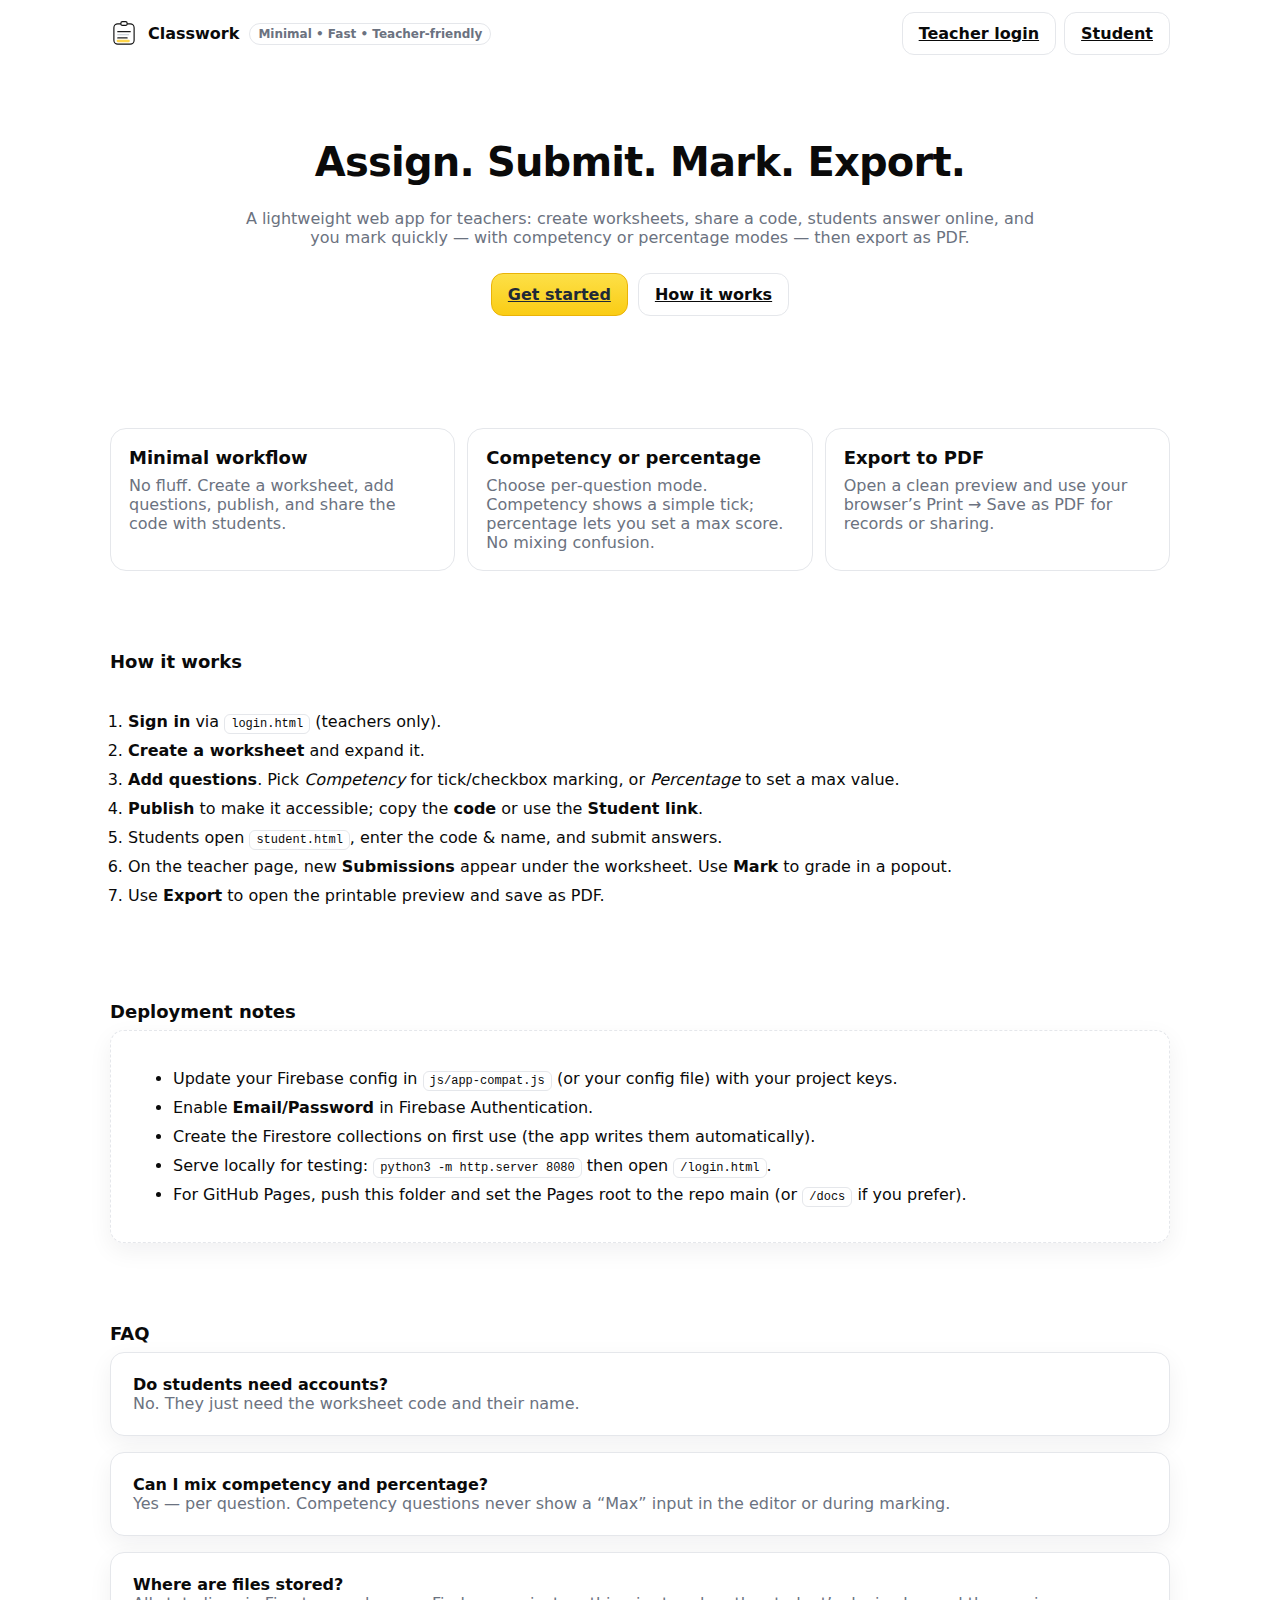
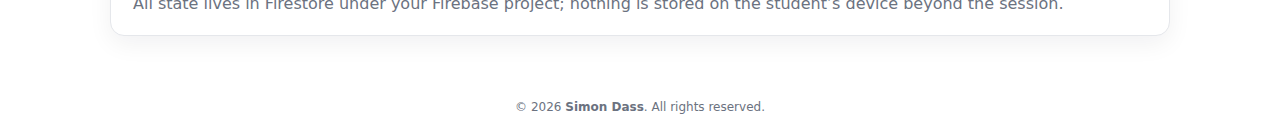
<file: index.html>
<!doctype html>
<html lang="en">
<head>
  <meta charset="utf-8"/>
  <meta name="viewport" content="width=device-width, initial-scale=1"/>
  <title>Classwork — Product & How‑to</title>
  <link rel="icon" href="assets/favicon.svg" type="image/svg+xml"/>
  <link rel="stylesheet" href="assets/styles.css"/>
  <style>
    /* Page-specific tweaks on top of styles.css */
    .hero { padding: clamp(34px, 6vw, 72px) 0; display:grid; gap:18px; text-align:center; }
    .hero .title { font-size: clamp(24px, 5vw, 40px); font-weight: 800; letter-spacing: -0.02em; }
    .hero .subtitle { color: var(--muted); max-width: 800px; margin: 0 auto; }
    .cta { display:flex; gap:10px; justify-content:center; flex-wrap:wrap; margin-top:8px; }
    .grid-3 { display:grid; grid-template-columns: repeat(3, minmax(0,1fr)); gap: 12px; }
    @media (max-width: 920px){ .grid-3 { grid-template-columns: 1fr; } }
    .feature { padding:18px; border:1px solid var(--line); border-radius:16px; background: var(--surface); }
    .list { display:grid; gap:10px; }
    .how { display:grid; gap:16px; }
    .how ol { padding-left: 18px; }
    .pill { padding: 3px 8px; border:1px solid var(--line); border-radius: 999px; font-size: 12px; color: var(--muted); display:inline-block; }
    footer { padding: 24px 0; color: var(--muted); font-size: 12px; text-align:center; }
    header .brand { display:flex; align-items:center; gap:10px; font-weight:800; }
    header nav { display:flex; gap:8px; align-items:center; }
    header { display:flex; align-items:center; justify-content:space-between; padding:12px 0; position:sticky; top:0; background:var(--bg); z-index:10; }
    .logo { width:28px; height:28px; }
    .section { padding: clamp(24px,4vw,40px) 0; }
    .kbd { font-family: ui-monospace, SFMono-Regular, Menlo, Consolas, "Liberation Mono", monospace; font-size:12px; padding:2px 6px; border:1px solid var(--line); border-radius:6px; }
    .card.soft { background: var(--bg); border:1px dashed var(--line); }
  </style>
</head>
<body>
  <div class="wrap">
    <header>
      <div class="brand">
        <img class="logo" src="assets/logo-page-lines-square.svg" alt="Classwork logo" />
        <span>Classwork</span>
        <span class="pill">Minimal • Fast • Teacher‑friendly</span>
      </div>
      <nav>
        <a class="btn" href="login.html">Teacher login</a>
        <a class="btn" href="student.html">Student</a>
      </nav>
    </header>

    <main>
      <section class="hero">
        <h1 class="title">Assign. Submit. Mark. Export.</h1>
        <p class="subtitle">A lightweight web app for teachers: create worksheets, share a code, students answer online, and you mark quickly — with competency or percentage modes — then export as PDF.</p>
        <div class="cta">
          <a class="btn primary" href="login.html">Get started</a>
          <a class="btn" href="#how">How it works</a>
        </div>
      </section>

      <section class="section">
        <div class="grid-3">
          <div class="feature">
            <div class="section-title">Minimal workflow</div>
            <div class="muted">No fluff. Create a worksheet, add questions, publish, and share the code with students.</div>
          </div>
          <div class="feature">
            <div class="section-title">Competency or percentage</div>
            <div class="muted">Choose per‑question mode. Competency shows a simple tick; percentage lets you set a max score. No mixing confusion.</div>
          </div>
          <div class="feature">
            <div class="section-title">Export to PDF</div>
            <div class="muted">Open a clean preview and use your browser’s Print → Save as PDF for records or sharing.</div>
          </div>
        </div>
      </section>

      <section id="how" class="section how">
        <div class="section-title">How it works</div>
        <ol class="list">
          <li><b>Sign in</b> via <span class="kbd">login.html</span> (teachers only).</li>
          <li><b>Create a worksheet</b> and expand it.</li>
          <li><b>Add questions</b>. Pick <i>Competency</i> for tick/checkbox marking, or <i>Percentage</i> to set a max value.</li>
          <li><b>Publish</b> to make it accessible; copy the <b>code</b> or use the <b>Student link</b>.</li>
          <li>Students open <span class="kbd">student.html</span>, enter the code & name, and submit answers.</li>
          <li>On the teacher page, new <b>Submissions</b> appear under the worksheet. Use <b>Mark</b> to grade in a popout.</li>
          <li>Use <b>Export</b> to open the printable preview and save as PDF.</li>
        </ol>
      </section>

      <section class="section">
        <div class="section-title">Deployment notes</div>
        <div class="grid">
          <div class="card soft">
            <ul class="list">
              <li>Update your Firebase config in <span class="kbd">js/app-compat.js</span> (or your config file) with your project keys.</li>
              <li>Enable <b>Email/Password</b> in Firebase Authentication.</li>
              <li>Create the Firestore collections on first use (the app writes them automatically).</li>
              <li>Serve locally for testing: <span class="kbd">python3 -m http.server 8080</span> then open <span class="kbd">/login.html</span>.</li>
              <li>For GitHub Pages, push this folder and set the Pages root to the repo main (or <span class="kbd">/docs</span> if you prefer).</li>
            </ul>
          </div>
        </div>
      </section>

      <section class="section">
        <div class="section-title">FAQ</div>
        <div class="grid">
          <div class="card">
            <b>Do students need accounts?</b>
            <div class="muted">No. They just need the worksheet code and their name.</div>
          </div>
          <div class="card">
            <b>Can I mix competency and percentage?</b>
            <div class="muted">Yes — per question. Competency questions never show a “Max” input in the editor or during marking.</div>
          </div>
          <div class="card">
            <b>Where are files stored?</b>
            <div class="muted">All state lives in Firestore under your Firebase project; nothing is stored on the student’s device beyond the session.</div>
          </div>
        </div>
      </section>
    </main>

    <footer>
      © <span id="year"></span> <b>Simon Dass</b>. All rights reserved.
    </footer>
  </div>

  <script>
    // set copyright year
    document.getElementById('year').textContent = new Date().getFullYear();
  </script>
</body>
</html>
</file>
<file: assets/styles.css>
:root{
  --bg:#ffffff; --surface:#ffffff; --ink:#0a0a0a; --muted:#6b7280; --line:#e5e7eb;
  --accent:#111; --accent-2:#000; --highlight:#ffd54a; --danger:#e11d48;
  --radius:14px; --shadow:0 10px 34px rgba(0,0,0,.08);
}
*{box-sizing:border-box}
html,body{margin:0;padding:0;background:var(--bg);color:var(--ink);font-family:'Inter',system-ui,-apple-system,Segoe UI,Roboto,Helvetica,Arial,sans-serif}
.wrap{width:100%;max-width:1100px;margin-inline:auto;padding-inline:clamp(12px,2vw,20px)}
.header{position:sticky;top:0;background:rgba(255,255,255,.86);backdrop-filter:saturate(140%) blur(10px);border-bottom:1px solid var(--line);z-index:10}
.topbar{display:flex;gap:12px;align-items:center;padding:12px 0}
.brand{display:flex;gap:10px;align-items:center;font-weight:800}
.brand small{color:var(--muted);font-weight:600;font-size:12px}
.logo{width:22px;height:22px}
.card{background:var(--surface);border:1px solid var(--line);border-radius:var(--radius);box-shadow:var(--shadow);padding:18px}
.grid{display:grid;gap:16px}
.grid-2{grid-template-columns:repeat(2,1fr)} @media(max-width:740px){.grid-2{grid-template-columns:1fr}}
.row{display:flex;gap:8px;align-items:center;flex-wrap:wrap}
.spacer{flex:1}
.btn,input,textarea,select{border:1px solid var(--line);border-radius:10px;background:#fff;color:var(--ink);font:inherit}
.btn{padding:10px 14px;font-weight:700;cursor:pointer}
.btn.primary{background:var(--accent);border-color:var(--accent);color:#fff}
.btn.primary:hover{background:var(--accent-2)}
.input{padding:11px 12px;width:100%}
h1,h2{margin:0}
.section-title{font-size:18px;font-weight:800;margin-bottom:8px}
.badge{display:inline-flex;gap:6px;border:1px solid var(--line);border-radius:999px;padding:6px 8px;font-size:12px}
.code{background:#f8fafc;border:1px solid var(--line);border-radius:8px;padding:2px 6px}
.table{width:100%;border-collapse:collapse}
th,td{padding:8px;border-bottom:1px solid var(--line);text-align:left}
th{color:var(--muted);font-weight:700}
.notice{background:#fff;border:1px solid var(--line);border-radius:12px;padding:12px;color:var(--muted)}
.modal-backdrop{position:fixed;inset:0;background:rgba(0,0,0,.18);backdrop-filter:blur(2px);display:grid;place-items:center;z-index:9999}
.modal{width:min(760px,92vw);background:#fff;border:1px solid var(--line);border-radius:14px;box-shadow:0 20px 60px rgba(0,0,0,.15)}
.modal .modal-head{display:flex;align-items:center;justify-content:space-between;padding:12px 14px;border-bottom:1px solid var(--line)}
.modal .modal-body{padding:14px}
.modal .modal-foot{display:flex;gap:8px;justify-content:flex-end;padding:10px 14px;border-top:1px solid var(--line)}
.accordion-header{display:flex;align-items:center;justify-content:space-between;cursor:pointer;padding:8px 0}
.accordion-body{display:none;padding-top:10px}
.accordion.open .accordion-body{display:block}
.chev{transition:transform .2s ease}
.accordion.open .chev{transform:rotate(90deg)}
#toast{position:fixed;bottom:20px;left:50%;transform:translateX(-50%);background:#111;color:#fff;border-radius:12px;padding:10px 14px;font-weight:600;opacity:0;pointer-events:none;transition:opacity .2s, transform .2s;z-index:99999}
#toast.show{opacity:1;transform:translateX(-50%) translateY(-6px)}

.muted{color:var(--muted)}


h1{font-size:clamp(28px,3.6vw,40px);line-height:1.15;margin:0 0 6px}
p.lead{font-size:clamp(16px,1.6vw,18px);color:#1f2937;margin:0}
.card{padding:22px}
.btn{padding:11px 16px;border-radius:12px}
.input{padding:12px 14px;border-radius:12px}
.q-input{min-height:110px} /* question textarea */
.table textarea.input{width:100%;min-height:110px}
.header .topbar{padding:14px 0}


/* Modal scrolling + page lock */
body.modal-open{overflow:hidden;height:100vh}
.modal-backdrop{position:fixed;inset:0;background:rgba(0,0,0,.22);backdrop-filter:blur(2px);display:grid;place-items:center;z-index:9999;overflow-y:auto;overscroll-behavior:contain}
.modal{width:min(820px,94vw);max-height:calc(100svh - 24px);display:flex;flex-direction:column;overflow:hidden}
.modal .modal-body{flex:1;overflow:auto;-webkit-overflow-scrolling:touch}
.modal .modal-head,.modal .modal-foot{flex:0 0 auto}

/* === Pro polish (non-breaking) === */
.card { border-radius: 14px; box-shadow: 0 8px 24px rgba(15,23,42,.06); }
.btn.primary { background: linear-gradient(180deg, #fde047, #facc15); color:#1f2937; border-color:#eab308; }
.badge { background:#f1f5f9; padding:2px 8px; border-radius:999px; font-size:12px; }
.table-wrap { overflow:auto; background:#fff; border:1px solid var(--line); border-radius:12px; }
.table th { background:#f8fafc; position:sticky; top:0; }
.notice { border-left:4px solid #f59e0b; }
.modal .modal-head { background:#f8fafc; }
.grid-2 { display:grid; grid-template-columns: 1fr 1fr; gap:14px; }
@media (max-width: 720px){ .grid-2 { grid-template-columns: 1fr; } }
</file>
